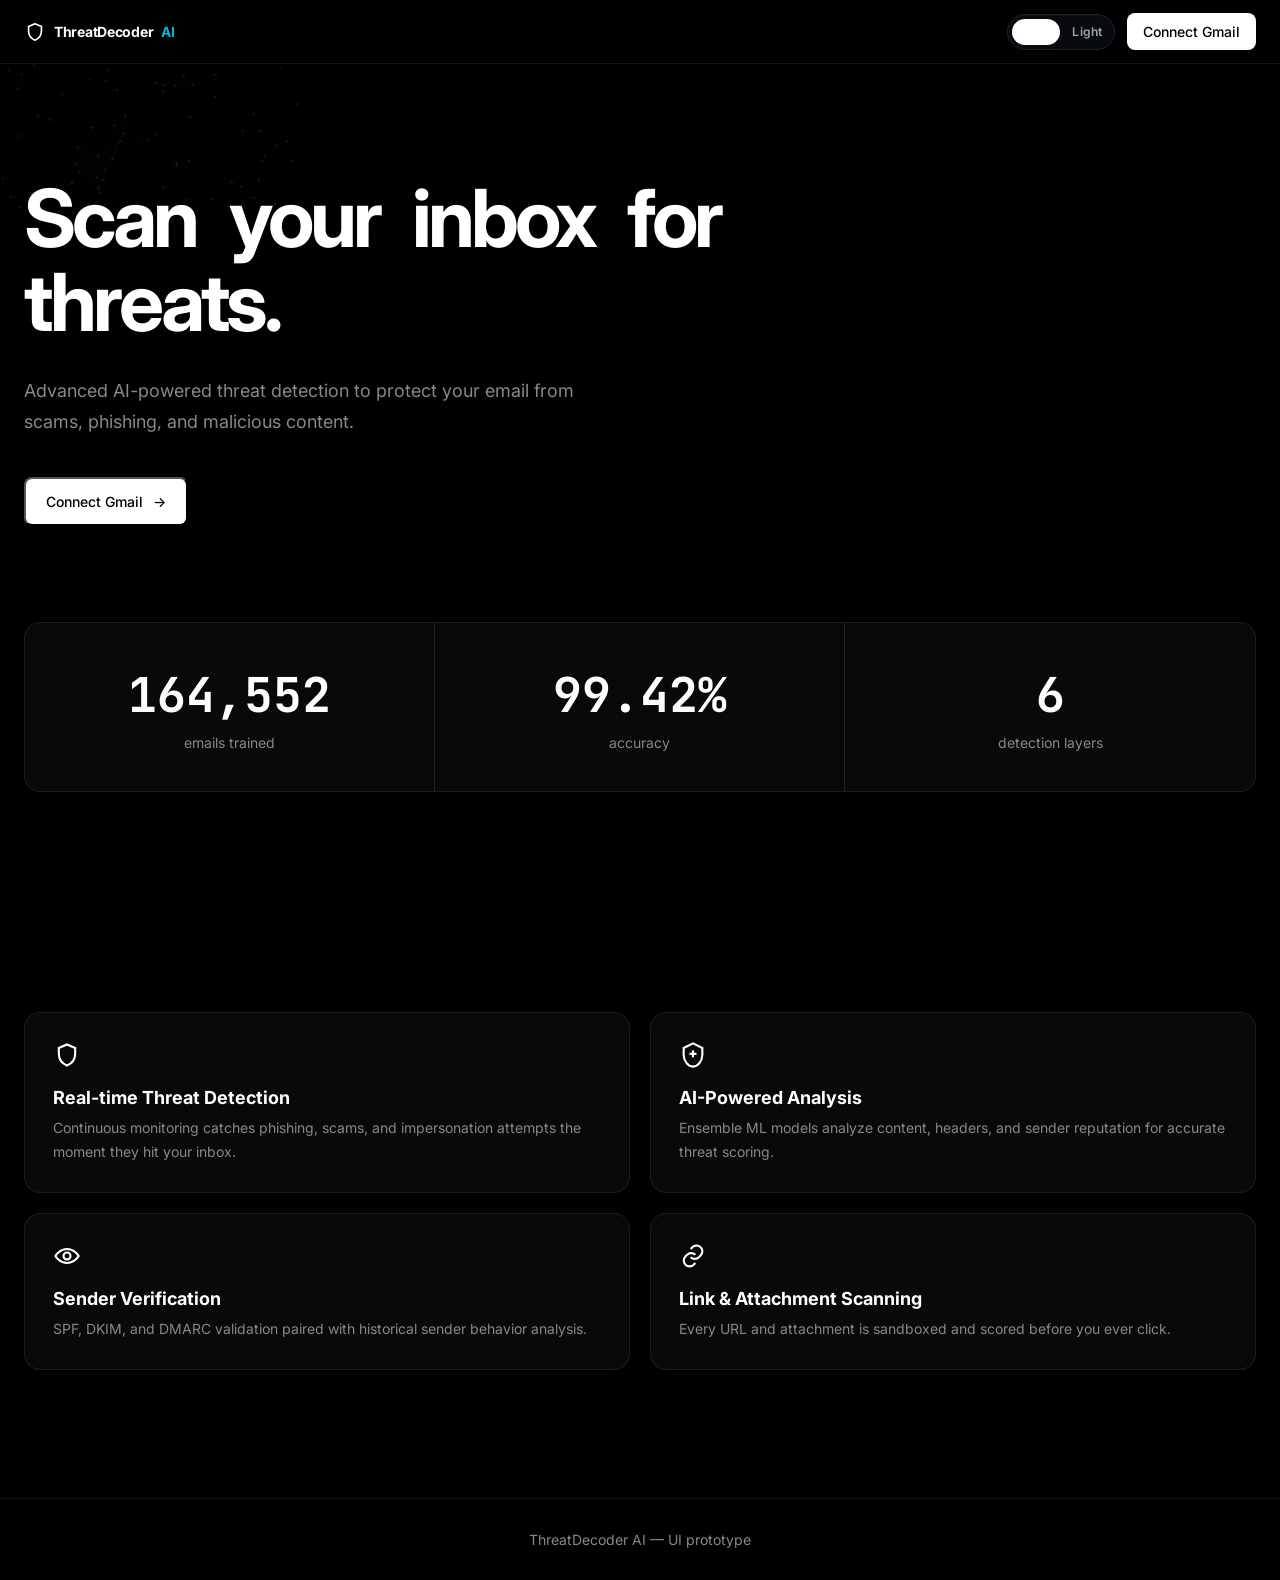
<file: templates/landing.html>
<!DOCTYPE html>
<html lang="en">
<head>
  <meta charset="utf-8">
  <meta name="viewport" content="width=device-width, initial-scale=1">
  <title>ThreatDecoder AI</title>
  <script>
    if ((localStorage.getItem('theme') || 'dark') === 'light') {
      document.documentElement.classList.add('light-mode');
    }
  </script>
  <link rel="preconnect" href="https://fonts.googleapis.com">
  <link rel="preconnect" href="https://fonts.gstatic.com" crossorigin>
  <link href="https://fonts.googleapis.com/css2?family=Inter:wght@300;400;500;600;700;800&family=JetBrains+Mono:wght@400;500;600;700&display=swap" rel="stylesheet">
  <link rel="stylesheet" href="/static/style.css">
</head>
<body class="app-screen landing-screen">
  <header class="simple-header">
    <a class="logo-link" href="/">
      <svg viewBox="0 0 24 24" fill="none" stroke="currentColor" stroke-width="1.8" aria-hidden="true">
        <path d="M12 3l7 3v5c0 4.6-2.9 8.4-7 10-4.1-1.6-7-5.4-7-10V6l7-3z"></path>
      </svg>
      <span>ThreatDecoder</span>
      <span class="logo-accent">AI</span>
    </a>

    <div class="header-actions">
      <button type="button" class="theme-toggle-button" data-theme-toggle aria-label="Toggle theme">
        <span class="theme-toggle-label theme-dark-label">Dark</span>
        <span class="theme-toggle-knob"></span>
        <span class="theme-toggle-label theme-light-label">Light</span>
      </button>
      <button type="button" class="connect-button" data-connect-gmail data-target="/auth/google">Connect Gmail</button>
    </div>
  </header>

  <main>
    <section class="landing-hero">
      <canvas class="particle-field" data-particle-field></canvas>
      <div class="landing-wrap">
        <div class="hero-copy-block">
          <h1>
            <span class="word-up" style="animation-delay:0ms">Scan</span>
            <span class="word-up" style="animation-delay:120ms">your</span>
            <span class="word-up" style="animation-delay:240ms">inbox</span>
            <span class="word-up" style="animation-delay:360ms">for</span>
            <span class="word-up" style="animation-delay:480ms">threats.</span>
          </h1>
          <p class="word-up" style="animation-delay:720ms">
            Advanced AI-powered threat detection to protect your email from scams,
            phishing, and malicious content.
          </p>
          <div class="hero-action-row word-up" style="animation-delay:880ms">
            <button type="button" class="primary-link" data-connect-gmail data-target="/auth/google">
              <span>Connect Gmail</span>
              <span class="arrow-nudge">→</span>
            </button>
          </div>
        </div>

        <section class="metric-row">
          <article class="metric-item">
            <strong class="mono">164,552</strong>
            <span>emails trained</span>
          </article>
          <article class="metric-item">
            <strong class="mono">99.42%</strong>
            <span>accuracy</span>
          </article>
          <article class="metric-item">
            <strong class="mono">6</strong>
            <span>detection layers</span>
          </article>
        </section>
      </div>
    </section>

    <section class="max-wrap landing-features">
      <div class="feature-grid-minimal">
        <article class="feature-card">
          <div class="feature-icon">
            <svg class="spin-slow" width="28" height="28" viewBox="0 0 24 24" fill="none" stroke="currentColor" stroke-width="1.8" aria-hidden="true">
              <path d="M12 3l7 3v5c0 4.6-2.9 8.4-7 10-4.1-1.6-7-5.4-7-10V6l7-3z"></path>
            </svg>
          </div>
          <h3>Real-time Threat Detection</h3>
          <p>Continuous monitoring catches phishing, scams, and impersonation attempts the moment they hit your inbox.</p>
        </article>
        <article class="feature-card">
          <div class="feature-icon">
            <svg class="pulse-soft" width="28" height="28" viewBox="0 0 24 24" fill="none" stroke="currentColor" stroke-width="1.8" aria-hidden="true">
              <path d="M12 2l8 4v6c0 5-3.5 9.5-8 10-4.5-.5-8-5-8-10V6l8-4z"></path>
              <path d="M9 11h6"></path>
              <path d="M12 8v6"></path>
            </svg>
          </div>
          <h3>AI-Powered Analysis</h3>
          <p>Ensemble ML models analyze content, headers, and sender reputation for accurate threat scoring.</p>
        </article>
        <article class="feature-card">
          <div class="feature-icon">
            <svg class="scan-eye" width="28" height="28" viewBox="0 0 24 24" fill="none" stroke="currentColor" stroke-width="1.8" aria-hidden="true">
              <path d="M2 12s3.5-6 10-6 10 6 10 6-3.5 6-10 6S2 12 2 12z"></path>
              <circle cx="12" cy="12" r="3"></circle>
            </svg>
          </div>
          <h3>Sender Verification</h3>
          <p>SPF, DKIM, and DMARC validation paired with historical sender behavior analysis.</p>
        </article>
        <article class="feature-card">
          <div class="feature-icon">
            <svg class="bounce-link" width="28" height="28" viewBox="0 0 24 24" fill="none" stroke="currentColor" stroke-width="1.8" aria-hidden="true">
              <path d="M10 13a5 5 0 0 0 7.07 0l1.41-1.41a5 5 0 1 0-7.07-7.07L10 6"></path>
              <path d="M14 11a5 5 0 0 0-7.07 0L5.5 12.41a5 5 0 0 0 7.07 7.07L14 18"></path>
            </svg>
          </div>
          <h3>Link &amp; Attachment Scanning</h3>
          <p>Every URL and attachment is sandboxed and scored before you ever click.</p>
        </article>
      </div>
    </section>
  </main>

  <footer class="landing-footer">ThreatDecoder AI — UI prototype</footer>

  <div id="preauth-overlay" class="scanning-overlay">
    <div class="scanning-grid"></div>
    <div class="scanning-card preauth-card">
      <div class="shield-stage">
        <svg class="minimal-shield draw-shield" viewBox="0 0 100 100" fill="none" stroke="currentColor" stroke-width="2" aria-hidden="true">
          <path d="M50 8 L18 18 V46 C18 68 32 86 50 92 C68 86 82 68 82 46 V18 Z"></path>
        </svg>
        <div class="shield-letter">TD</div>
        <div class="scan-beam"></div>
      </div>
      <h2 class="overlay-title landing-overlay-title">Connecting to Gmail...</h2>
      <div class="thin-progress"><span id="preauth-progress"></span></div>
      <div class="scanning-terminal">
        <div id="preauth-log" class="scanning-log"></div>
        <span class="scanning-cursor"></span>
      </div>
    </div>
  </div>

  <script>
    (function () {
      var toggles = document.querySelectorAll('[data-theme-toggle]');
      toggles.forEach(function (toggle) {
        toggle.addEventListener('click', function () {
          var nextLight = !document.documentElement.classList.contains('light-mode');
          document.documentElement.classList.toggle('light-mode', nextLight);
          document.body.classList.toggle('light-mode', nextLight);
          localStorage.setItem('theme', nextLight ? 'light' : 'dark');
        });
      });

      var field = document.querySelector('[data-particle-field]');
      if (field) {
        var ctx = field.getContext('2d');
        var points = [];
        function resize() {
          field.width = field.offsetWidth;
          field.height = field.offsetHeight;
        }
        function seed() {
          points = Array.from({ length: 70 }, function () {
            return {
              x: Math.random() * field.width,
              y: Math.random() * field.height,
              vx: (Math.random() - 0.5) * 0.15,
              vy: -Math.random() * 0.3 - 0.05
            };
          });
        }
        function draw() {
          ctx.clearRect(0, 0, field.width, field.height);
          points.forEach(function (p) {
            p.x += p.vx;
            p.y += p.vy;
            if (p.y < -10) { p.y = field.height + 10; p.x = Math.random() * field.width; }
            if (p.x < 0) p.x = field.width;
            if (p.x > field.width) p.x = 0;
          });
          ctx.fillStyle = 'rgba(255,255,255,0.5)';
          points.forEach(function (p) {
            ctx.globalAlpha = 0.15;
            ctx.beginPath();
            ctx.arc(p.x, p.y, 1.2, 0, Math.PI * 2);
            ctx.fill();
          });
          for (var i = 0; i < points.length; i++) {
            for (var j = i + 1; j < points.length; j++) {
              var dx = points[i].x - points[j].x;
              var dy = points[i].y - points[j].y;
              var d = Math.hypot(dx, dy);
              if (d < 120) {
                ctx.strokeStyle = 'rgba(255,255,255,' + (0.08 * (1 - d / 120)) + ')';
                ctx.lineWidth = 1;
                ctx.beginPath();
                ctx.moveTo(points[i].x, points[i].y);
                ctx.lineTo(points[j].x, points[j].y);
                ctx.stroke();
              }
            }
          }
          requestAnimationFrame(draw);
        }
        resize();
        seed();
        draw();
        window.addEventListener('resize', function () {
          resize();
          seed();
        });
      }

      var buttons = document.querySelectorAll('[data-connect-gmail]');
      var overlay = document.getElementById('preauth-overlay');
      var log = document.getElementById('preauth-log');
      var progress = document.getElementById('preauth-progress');

      function runConnectFlow(target) {
        overlay.classList.add('is-visible');
        log.innerHTML = '';
        progress.style.width = '0%';

        [
          ['Connecting to Gmail API...', '18%'],
          ['OAuth authentication ready', '42%'],
          ['Preparing secure inbox scan', '66%'],
          ['Loading ML models...', '84%'],
          ['Redirecting to Google sign-in', '100%']
        ].forEach(function (step, index) {
          window.setTimeout(function () {
            var line = document.createElement('div');
            line.className = 'scanning-log-line' + (index > 2 ? ' is-subtle' : '');
            line.textContent = step[0];
            log.appendChild(line);
            progress.style.width = step[1];
          }, index * 260);
        });

        window.setTimeout(function () {
          window.location.href = target;
        }, 1400);
      }

      buttons.forEach(function (button) {
        button.addEventListener('click', function () {
          runConnectFlow(button.getAttribute('data-target') || '/auth/google');
        });
      });
    }());
  </script>
</body>
</html>
</file>
<file: static/style.css>
:root {
  --bg: #000000;
  --fg: #ffffff;
  --muted: #888888;
  --muted-2: #555555;
  --border: rgba(255, 255, 255, 0.08);
  --panel: #0a0a0a;
  --panel-hover: #111111;
  --surface-1: #0f0f0f;
  --surface-2: #050505;
  --surface-3: #000000;
  --surface-4: #111111;
  --line: #1a1a1a;
  --line-strong: #222222;
  --header-bg: rgba(0, 0, 0, 0.8);
  --input-bg: #000000;
  --toggle-bg: #080a0f;
  --toggle-knob: #ffffff;
  --toggle-active: #ffffff;
  --toggle-inactive: #9ca3af;
  --shadow-soft: 0 16px 32px rgba(0, 0, 0, 0.18);
  --safe: #00cc66;
  --threat: #ff4444;
  --spam: #ff8800;
  --caution: #ffcc00;
  --cyan: #06b6d4;
}

html.light-mode,
body.light-mode {
  --bg: #f8fafc;
  --fg: #0f172a;
  --muted: #64748b;
  --muted-2: #94a3b8;
  --border: rgba(15, 23, 42, 0.12);
  --panel: #ffffff;
  --panel-hover: #f8fafc;
  --surface-1: #ffffff;
  --surface-2: #f8fafc;
  --surface-3: #f1f5f9;
  --surface-4: #eef2f7;
  --line: rgba(15, 23, 42, 0.09);
  --line-strong: rgba(15, 23, 42, 0.14);
  --header-bg: rgba(255, 255, 255, 0.92);
  --input-bg: #ffffff;
  --toggle-bg: #eef2ff;
  --toggle-knob: #1e3a8a;
  --toggle-active: #1e293b;
  --toggle-inactive: #64748b;
  --shadow-soft: 0 12px 24px rgba(15, 23, 42, 0.08);
}

* {
  box-sizing: border-box;
}

html,
body {
  margin: 0;
  min-height: 100%;
  background: var(--bg);
  color: var(--fg);
  font-family: Inter, system-ui, sans-serif;
  -webkit-font-smoothing: antialiased;
}

body {
  font-size: 14px;
}

a,
button,
input {
  font: inherit;
}

a {
  color: inherit;
  text-decoration: none;
}

button {
  cursor: pointer;
}

svg,
canvas {
  display: block;
}

.hidden {
  display: none !important;
}

.mono {
  font-family: "JetBrains Mono", ui-monospace, monospace;
}

.app-screen {
  min-height: 100vh;
  background: var(--bg);
  color: var(--fg);
}

.max-wrap {
  max-width: 1280px;
  margin: 0 auto;
  padding-left: 24px;
  padding-right: 24px;
}

.logo-link {
  display: inline-flex;
  align-items: center;
  gap: 8px;
  font-weight: 700;
  letter-spacing: -0.02em;
}

.logo-accent {
  color: var(--cyan);
}

.logo-link svg,
.header-shield {
  width: 22px;
  height: 22px;
}

.simple-header,
.dashboard-header nav,
.dashboard-userline {
  border-bottom: 1px solid var(--border);
}

.simple-header {
  position: sticky;
  top: 0;
  z-index: 20;
  display: flex;
  align-items: center;
  justify-content: space-between;
  height: 64px;
  background: var(--header-bg);
  backdrop-filter: blur(12px);
  padding: 0 24px;
}

.header-actions {
  display: flex;
  align-items: center;
  gap: 12px;
}

.connect-button,
.wide-connect,
.refresh-button {
  border: 0;
  background: #ffffff;
  color: #000000;
  font-size: 14px;
  font-weight: 500;
  padding: 10px 16px;
  border-radius: 8px;
  transition: transform 0.2s ease;
}

.connect-button:hover,
.wide-connect:hover,
.refresh-button:hover {
  transform: scale(1.02);
}

.landing-screen {
  overflow: hidden;
}

.particle-field {
  position: absolute;
  inset: 0;
  pointer-events: none;
}

.landing-wrap {
  position: relative;
  max-width: 1280px;
  margin: 0 auto;
  padding: 112px 24px 120px;
}

.landing-hero {
  position: relative;
  overflow: hidden;
}

.hero-copy-block h1 {
  margin: 0;
  max-width: 780px;
  font-size: clamp(48px, 8vw, 80px);
  line-height: 1.05;
  letter-spacing: -0.05em;
  font-weight: 700;
}

.hero-copy-block h1 span {
  display: inline-block;
  margin-right: 0.25em;
}

.hero-copy-block p {
  margin: 32px 0 0;
  max-width: 580px;
  color: var(--muted);
  font-size: 18px;
  line-height: 1.7;
}

.hero-action-row {
  margin-top: 40px;
}

.primary-link {
  display: inline-flex;
  align-items: center;
  gap: 10px;
  background: #ffffff;
  color: #000000;
  padding: 14px 20px;
  border-radius: 8px;
  font-weight: 500;
  transition: transform 0.2s ease;
}

.primary-link:hover {
  transform: scale(1.02);
}

.metric-row {
  display: grid;
  grid-template-columns: repeat(3, 1fr);
  margin-top: 96px;
  border: 1px solid var(--border);
  background: color-mix(in srgb, var(--panel) 92%, transparent);
  backdrop-filter: blur(20px);
  border-radius: 16px;
  overflow: hidden;
}

.metric-item {
  padding: 40px;
  text-align: center;
  border-right: 1px solid var(--line-strong);
}

.metric-item:last-child {
  border-right: 0;
}

.metric-item strong {
  display: block;
  font-size: 48px;
  font-weight: 700;
}

.metric-item span {
  display: block;
  margin-top: 8px;
  color: var(--muted);
  font-size: 14px;
}

.feature-grid-minimal {
  display: grid;
  grid-template-columns: repeat(2, minmax(0, 1fr));
  gap: 20px;
  margin-top: 100px;
}

.landing-features {
  padding-bottom: 128px;
}

.feature-card {
  position: relative;
  padding: 28px;
  border-radius: 16px;
  border: 1px solid var(--border);
  background: color-mix(in srgb, var(--panel) 92%, transparent);
  backdrop-filter: blur(20px);
  transition: transform 0.3s ease, border-color 0.3s ease;
}

.feature-card:hover {
  transform: translateY(-4px);
  border-color: rgba(255, 255, 255, 0.2);
}

.feature-card h3 {
  margin: 0 0 8px;
  font-size: 18px;
}

.feature-card p {
  margin: 0;
  color: var(--muted);
  line-height: 1.7;
}

.feature-icon {
  margin-bottom: 18px;
}

.footer {
  padding: 32px 0;
  text-align: center;
  color: var(--muted);
  border-top: 1px solid var(--border);
}

.login-screen {
  position: relative;
  overflow-x: hidden;
  padding: 0 24px 48px;
}

.login-screen::before {
  content: "";
  position: absolute;
  inset: 72px auto auto 50%;
  width: min(680px, 72vw);
  height: 680px;
  transform: translateX(-50%);
  border-radius: 50%;
  background: radial-gradient(circle, rgba(6, 182, 212, 0.12), transparent 62%);
  filter: blur(12px);
  pointer-events: none;
}

.login-screen .simple-header {
  position: static;
  width: min(1120px, 100%);
  margin: 0 auto;
  padding: 0 6px;
  background: transparent;
  border-bottom: 1px solid var(--line);
}

.login-layout {
  position: relative;
  z-index: 1;
  width: min(1120px, 100%);
  margin: 72px auto 0;
  display: grid;
  grid-template-columns: minmax(0, 1.08fr) minmax(360px, 0.92fr);
  gap: 56px;
  align-items: center;
}

.login-copy-block {
  max-width: 560px;
}

.login-kicker {
  display: inline-flex;
  align-items: center;
  padding: 8px 14px;
  border-radius: 999px;
  border: 1px solid color-mix(in srgb, var(--cyan) 40%, var(--line-strong));
  background: color-mix(in srgb, var(--cyan) 12%, transparent);
  color: var(--cyan);
  font-size: 12px;
  font-weight: 700;
  letter-spacing: 0.08em;
  text-transform: uppercase;
}

.login-hero-title {
  margin: 18px 0 0;
  font-size: clamp(42px, 5vw, 62px);
  line-height: 1.02;
  letter-spacing: -0.05em;
}

.login-hero-copy {
  margin: 20px 0 0;
  max-width: 520px;
  color: var(--muted);
  font-size: 17px;
  line-height: 1.75;
}

.login-pill-row {
  display: flex;
  flex-wrap: wrap;
  gap: 12px;
  margin-top: 28px;
}

.login-pill {
  display: inline-flex;
  align-items: center;
  padding: 10px 14px;
  border-radius: 999px;
  border: 1px solid var(--line-strong);
  background: color-mix(in srgb, var(--panel) 92%, transparent);
  color: var(--muted);
  box-shadow: var(--shadow-soft);
}

.login-center-shell {
  width: min(480px, 100%);
  display: grid;
  gap: 24px;
}

.login-minimal-card {
  padding: 34px;
  border-radius: 22px;
  border: 1px solid var(--line);
  background:
    linear-gradient(180deg, color-mix(in srgb, var(--surface-1) 96%, transparent), color-mix(in srgb, var(--panel) 92%, transparent));
  backdrop-filter: blur(20px);
  box-shadow: var(--shadow-soft);
}

.login-brand {
  display: inline-flex;
  align-items: center;
  gap: 10px;
  margin-bottom: 22px;
  font-weight: 700;
}

.login-brand svg {
  width: 22px;
  height: 22px;
}

.login-minimal-card h1 {
  margin: 0;
  font-size: 42px;
  letter-spacing: -0.04em;
}

.login-minimal-card p {
  margin: 14px 0 24px;
  color: var(--muted);
  line-height: 1.75;
  font-size: 16px;
}

.wide-connect {
  width: 100%;
}

.google-connect-button {
  display: inline-flex;
  align-items: center;
  justify-content: center;
  gap: 12px;
  min-height: 56px;
  border-radius: 14px;
  font-weight: 700;
  box-shadow: 0 16px 26px rgba(15, 23, 42, 0.18);
}

.google-glyph {
  width: 18px;
  height: 18px;
  flex: 0 0 auto;
}

.login-trust-note {
  margin-top: 16px;
  color: var(--muted-2);
  font-size: 13px;
  line-height: 1.6;
}

.login-error {
  margin-bottom: 16px;
  color: var(--threat);
}

.dashboard-screen {
  min-height: 100vh;
}

.dashboard-userline,
.dashboard-nav,
.dashboard-wrap {
  max-width: 1280px;
  margin: 0 auto;
  padding-left: 24px;
  padding-right: 24px;
}

.dashboard-userline {
  height: 64px;
  display: flex;
  align-items: center;
  justify-content: space-between;
}

.dashboard-userleft,
.dashboard-userright {
  display: flex;
  align-items: center;
  gap: 12px;
}

.dashboard-userleft {
  position: relative;
}

.account-menu-button {
  display: inline-flex;
  align-items: center;
  gap: 10px;
  padding: 0;
  border: 0;
  background: transparent;
  color: inherit;
}

.account-menu {
  position: absolute;
  top: calc(100% + 12px);
  left: 0;
  min-width: 280px;
  padding: 8px;
  border: 1px solid var(--border);
  border-radius: 12px;
  background: var(--panel);
  box-shadow: var(--shadow-soft);
  z-index: 30;
}

.account-option {
  width: 100%;
  display: flex;
  justify-content: space-between;
  align-items: center;
  gap: 12px;
  padding: 10px 12px;
  border: 0;
  border-radius: 8px;
  background: transparent;
  color: inherit;
  text-align: left;
}

.account-option:hover,
.account-option.is-active,
.add-account-option:hover {
  background: var(--panel-hover);
}

.account-check,
.slash-divider,
.header-email,
.header-chevron,
.messages-count,
.overview-head p,
.breakdown-label-row,
.breakdown-footer,
.mail-search-button,
.detail-empty-copy,
.inspector-meta,
.detail-tactic {
  color: var(--muted);
}

.header-chevron {
  width: 14px;
  height: 14px;
}

.refresh-button {
  background: transparent;
  color: var(--fg);
  border: 1px solid var(--line-strong);
}

.theme-toggle-button {
  position: relative;
  display: inline-flex;
  align-items: center;
  justify-content: space-between;
  gap: 10px;
  min-width: 108px;
  height: 36px;
  padding: 0 12px;
  border: 1px solid var(--line-strong);
  border-radius: 999px;
  background: var(--toggle-bg);
  color: var(--toggle-inactive);
  box-shadow: inset 0 1px 0 rgba(255, 255, 255, 0.04);
  transition: border-color 0.2s ease, box-shadow 0.2s ease, background 0.2s ease;
}

.theme-toggle-button:hover {
  border-color: color-mix(in srgb, var(--line-strong) 75%, var(--cyan));
}

.theme-toggle-button:focus-visible {
  outline: 0;
  box-shadow: 0 0 0 3px rgba(6, 182, 212, 0.18);
}

.theme-toggle-label {
  position: relative;
  z-index: 1;
  font-size: 12px;
  font-weight: 600;
  letter-spacing: 0.01em;
  transition: color 0.2s ease;
}

.theme-dark-label {
  color: var(--toggle-active);
}

.theme-light-label {
  color: var(--toggle-inactive);
}

.theme-toggle-knob {
  position: absolute;
  top: 4px;
  left: 4px;
  width: 48px;
  height: 26px;
  border-radius: 999px;
  background: var(--toggle-knob);
  box-shadow: 0 6px 14px rgba(15, 23, 42, 0.18);
  transition: transform 0.28s cubic-bezier(.2,.8,.2,1), background 0.2s ease;
}

html.light-mode .theme-toggle-knob,
body.light-mode .theme-toggle-knob {
  transform: translateX(52px);
}

html.light-mode .theme-dark-label,
body.light-mode .theme-dark-label {
  color: var(--toggle-inactive);
}

html.light-mode .theme-light-label,
body.light-mode .theme-light-label {
  color: var(--toggle-active);
}

.header-icon-button,
.header-avatar {
  width: 36px;
  height: 36px;
  display: grid;
  place-items: center;
  border-radius: 50%;
}

.header-icon-button {
  position: relative;
  border: 0;
  background: transparent;
  color: var(--muted);
}

.header-icon-button svg {
  width: 16px;
  height: 16px;
}

.notification-dot {
  position: absolute;
  top: 7px;
  right: 7px;
  width: 6px;
  height: 6px;
  border-radius: 50%;
  background: var(--threat);
}

.header-avatar {
  background: var(--surface-4);
  border: 1px solid var(--line-strong);
  font-size: 12px;
  font-weight: 600;
}

.dashboard-nav {
  position: relative;
  display: flex;
  gap: 24px;
}

.dashboard-nav-link {
  padding: 16px 0;
  border: 0;
  background: transparent;
  color: var(--muted);
  font-size: 14px;
  transition: color 0.2s ease;
}

.dashboard-refresh-link {
  display: inline-flex;
  align-items: center;
  gap: 8px;
}

.dashboard-nav-link:hover {
  color: var(--fg);
}

.dashboard-nav-link.is-active {
  color: var(--fg);
  border-bottom: 2px solid var(--fg);
}

.dashboard-wrap {
  padding-top: 32px;
  padding-bottom: 120px;
}

.dashboard-columns {
  display: grid;
  grid-template-columns: minmax(0, 1.15fr) minmax(360px, 0.85fr);
  gap: 24px;
  align-items: start;
  margin-top: 32px;
}

.dashboard-left-column,
.dashboard-right-column {
  min-width: 0;
}

.screenshot-stats {
  display: grid;
  grid-template-columns: repeat(4, minmax(0, 1fr));
  gap: 16px;
}

.screenshot-stat {
  padding: 24px;
  border-radius: 12px;
  border: 1px solid var(--line-strong);
  border-left: 3px solid #ffffff;
  background: var(--surface-1);
  box-shadow: inset 4px 0 12px -4px rgba(255, 255, 255, 0.2);
  transition: background 0.2s ease, border-color 0.2s ease;
}

.screenshot-stat:hover {
  background: var(--surface-4);
  border-color: var(--border);
}

.stat-red {
  border-left-color: var(--threat);
  box-shadow: inset 4px 0 12px -4px rgba(255, 68, 68, 0.35);
}

.stat-orange {
  border-left-color: var(--spam);
  box-shadow: inset 4px 0 12px -4px rgba(255, 136, 0, 0.35);
}

.stat-green {
  border-left-color: var(--caution);
  box-shadow: inset 4px 0 12px -4px rgba(255, 204, 0, 0.35);
}

.stat-label {
  font-size: 11px;
  text-transform: uppercase;
  letter-spacing: 0.08em;
  color: var(--muted-2);
}

.screenshot-stat-value {
  margin-top: 12px;
  font-size: 36px;
  font-weight: 700;
}

.stat-subtext {
  margin-top: 4px;
  color: var(--muted);
}

.overview-grid {
  display: grid;
  grid-template-columns: minmax(0, 2.1fr) minmax(320px, 1fr);
  gap: 16px;
  margin-top: 18px;
}

.overview-card,
.mail-panel,
.detail-panel-lite,
.inspector-panel {
  background: var(--panel);
  border: 1px solid var(--line);
  border-radius: 12px;
}

.overview-card {
  padding: 20px;
}

.overview-head {
  display: flex;
  align-items: flex-start;
  justify-content: space-between;
  gap: 16px;
}

.overview-head h3 {
  margin: 0;
  font-size: 15px;
}

.activity-legend {
  display: flex;
  gap: 16px;
  font-size: 13px;
  color: var(--muted);
}

.activity-legend span::before {
  content: "";
  display: inline-block;
  width: 8px;
  height: 8px;
  margin-right: 6px;
  border-radius: 50%;
}

.legend-threat::before {
  background: var(--threat);
}

.legend-spam::before {
  background: var(--spam);
}

.legend-safe::before {
  background: var(--safe);
}

.activity-chart {
  width: 100%;
  height: 220px;
  margin-top: 14px;
}

.breakdown-bars {
  margin-top: 18px;
}

.breakdown-row {
  margin-bottom: 14px;
}

.breakdown-label-row {
  display: flex;
  justify-content: space-between;
  gap: 12px;
  margin-bottom: 6px;
  font-size: 14px;
}

.breakdown-value {
  color: var(--fg);
}

.breakdown-track {
  height: 4px;
  border-radius: 999px;
  background: var(--surface-4);
  overflow: hidden;
}

.breakdown-fill {
  display: block;
  height: 100%;
  border-radius: inherit;
}

.trend-arrow {
  color: var(--safe);
}

.campaign-banner {
  display: flex;
  flex-direction: column;
  gap: 4px;
  align-items: flex-start;
  margin: 16px 0 0;
  padding: 14px 16px;
  border-radius: 12px;
  border: 1px solid rgba(255, 204, 0, 0.2);
  background: rgba(255, 204, 0, 0.05);
  color: var(--fg);
}

html.light-mode .screenshot-stat,
body.light-mode .screenshot-stat {
  box-shadow: inset 4px 0 12px -4px rgba(15, 23, 42, 0.08);
}

html.light-mode .screenshot-stat.stat-white,
body.light-mode .screenshot-stat.stat-white {
  border-left-color: #2563eb;
  box-shadow: inset 4px 0 12px -4px rgba(37, 99, 235, 0.18);
}

.campaign-banner strong {
  font-size: 13px;
}

.campaign-banner span {
  color: var(--muted);
  line-height: 1.4;
}

.mail-panel {
  margin-top: 0;
  overflow: hidden;
}

.mail-panel-head {
  display: flex;
  align-items: center;
  justify-content: space-between;
  gap: 16px;
  flex-wrap: wrap;
  padding: 16px 20px;
  border-bottom: 1px solid var(--line);
}

.mail-panel-titleblock {
  min-width: 0;
  flex: 1 1 280px;
}

.mail-panel-head h2 {
  margin: 0;
  font-size: 24px;
  line-height: 1.1;
}

.pipeline-caption {
  margin-top: 6px;
  color: var(--muted);
  font-size: 13px;
}

.mail-panel-actions {
  display: flex;
  align-items: center;
  gap: 12px;
  flex: 0 1 auto;
  flex-wrap: wrap;
  justify-content: flex-end;
}

.messages-count {
  white-space: nowrap;
}

.mail-search-row {
  padding: 12px 20px;
  border-bottom: 1px solid var(--line);
}

#search-form {
  display: flex;
  align-items: center;
  gap: 12px;
}

.mail-search-input-wrap {
  flex: 1;
  display: flex;
  align-items: center;
  gap: 10px;
  padding: 10px 12px;
  border-radius: 10px;
  border: 1px solid var(--line-strong);
  background: var(--input-bg);
}

.mail-search-input-wrap svg {
  width: 16px;
  height: 16px;
  color: var(--muted-2);
}

#search-input {
  width: 100%;
  border: 0;
  outline: 0;
  background: transparent;
  color: var(--fg);
}

#search-input::placeholder {
  color: var(--muted-2);
}

.search-clear-button {
  border: 1px solid var(--line-strong);
  background: transparent;
  color: var(--muted);
  border-radius: 8px;
  padding: 10px 14px;
}

.mail-search-button {
  width: 18px;
  height: 18px;
  padding: 0;
  border: 0;
  background: transparent;
}

.mail-search-button svg {
  width: 18px;
  height: 18px;
}

.delete-button,
.load-more-button {
  border: 1px solid var(--line-strong);
  background: transparent;
  color: var(--fg);
  border-radius: 8px;
  padding: 10px 14px;
}

.load-more-button {
  display: inline-flex;
  align-items: center;
  justify-content: center;
  gap: 10px;
  margin: 18px 20px 20px;
  padding: 14px 18px;
  border-radius: 12px;
  border: 1px solid rgba(6, 182, 212, 0.35);
  background: linear-gradient(180deg, rgba(6, 182, 212, 0.18), rgba(6, 182, 212, 0.08));
  box-shadow: 0 12px 24px rgba(6, 182, 212, 0.12), inset 0 1px 0 rgba(255, 255, 255, 0.08);
  font-weight: 600;
  transition: transform 0.16s ease, box-shadow 0.16s ease, border-color 0.16s ease;
}

.scan-actions {
  display: flex;
  flex-wrap: wrap;
  gap: 12px;
  padding: 18px 20px 20px;
}

.scan-status-banner {
  display: flex;
  align-items: center;
  justify-content: space-between;
  gap: 14px;
  margin: 0 20px 18px;
  padding: 14px 16px;
  border: 1px solid var(--line-strong);
  border-radius: 12px;
  background: color-mix(in srgb, var(--surface-3) 92%, transparent);
}

.scan-status-banner.is-error {
  border-color: rgba(255, 68, 68, 0.28);
  background: rgba(255, 68, 68, 0.08);
}

.scan-status-banner.is-warning {
  border-color: rgba(255, 204, 0, 0.28);
  background: rgba(255, 204, 0, 0.08);
}

.scan-status-banner.is-success {
  border-color: rgba(0, 204, 102, 0.28);
  background: rgba(0, 204, 102, 0.08);
}

.scan-status-copy {
  display: grid;
  gap: 4px;
  min-width: 0;
}

.scan-status-copy strong {
  font-size: 13px;
}

.scan-status-copy span {
  color: var(--muted);
  line-height: 1.45;
}

.scan-status-actions {
  display: flex;
  gap: 10px;
  flex-wrap: wrap;
  justify-content: flex-end;
}

.scan-status-button {
  border: 1px solid var(--line-strong);
  border-radius: 10px;
  background: transparent;
  color: var(--fg);
  padding: 9px 12px;
  font-weight: 600;
}

.scan-all-button {
  display: inline-flex;
  align-items: center;
  justify-content: center;
  gap: 10px;
  padding: 14px 18px;
  border-radius: 12px;
  border: 1px solid var(--line-strong);
  background: var(--surface-4);
  color: var(--fg);
  font-weight: 600;
  transition: transform 0.16s ease, background 0.16s ease, border-color 0.16s ease;
}

.scan-all-button:hover {
  transform: translateY(-1px);
  background: color-mix(in srgb, var(--surface-4) 86%, var(--cyan));
  border-color: color-mix(in srgb, var(--line-strong) 70%, var(--cyan));
}

.scan-all-button:disabled {
  opacity: 0.72;
  cursor: wait;
  transform: none;
}

.load-more-button:hover {
  transform: translateY(-1px);
  border-color: rgba(6, 182, 212, 0.55);
  box-shadow: 0 16px 28px rgba(6, 182, 212, 0.16), inset 0 1px 0 rgba(255, 255, 255, 0.12);
}

.load-more-button:disabled {
  opacity: 0.72;
  cursor: wait;
  transform: none;
}

.mail-list {
  display: flex;
  flex-direction: column;
}

.email-row {
  width: 100%;
  display: flex;
  align-items: center;
  gap: 16px;
  padding: 18px 20px;
  border-bottom: 1px solid var(--line);
  background: transparent;
  transition: background 0.2s ease;
  cursor: pointer;
}

.email-row:hover,
.email-row.is-selected {
  background: var(--surface-4);
}

.email-row.is-selected {
  box-shadow: inset 2px 0 0 var(--cyan);
}

.email-row-left {
  display: flex;
  align-items: flex-start;
  gap: 16px;
  min-width: 0;
  flex: 1;
}

.status-dot {
  width: 8px;
  height: 8px;
  margin-top: 5px;
  border-radius: 50%;
  flex: 0 0 auto;
}

.status-safe { background: var(--safe); }
.status-threat { background: var(--threat); }
.status-spam { background: var(--spam); }
.status-high { background: var(--caution); }

.email-sender {
  font-size: 14px;
  font-weight: 700;
  overflow-wrap: anywhere;
}

.email-address-inline {
  margin-left: 6px;
  color: var(--muted-2);
  font-weight: 400;
}

.email-subject {
  margin-top: 4px;
  font-size: 13px;
  color: var(--muted);
  overflow-wrap: anywhere;
}

.email-preview {
  margin-top: 6px;
  font-size: 12px;
  color: var(--muted-2);
  white-space: nowrap;
  overflow: hidden;
  text-overflow: ellipsis;
  max-width: 780px;
}

.email-reason {
  margin-top: 8px;
  font-size: 12px;
  color: var(--muted);
}

.email-meta {
  display: flex;
  align-items: center;
  gap: 14px;
  flex: 0 0 auto;
}

.email-score {
  width: 44px;
  text-align: right;
  font-size: 12px;
  color: var(--fg);
}

.email-time {
  width: 80px;
  text-align: right;
  font-family: "JetBrains Mono", ui-monospace, monospace;
  font-size: 12px;
  color: var(--muted-2);
}

.threat-badge {
  display: inline-flex;
  align-items: center;
  gap: 6px;
  padding: 6px 10px;
  border-radius: 999px;
  font-size: 12px;
  font-weight: 500;
  border: 1px solid transparent;
}

.threat-badge::before {
  content: "";
  width: 6px;
  height: 6px;
  border-radius: 50%;
  background: currentColor;
}

.threat-badge.is-safe {
  color: var(--safe);
  background: rgba(0, 204, 102, 0.1);
  border-color: rgba(0, 204, 102, 0.3);
}

.threat-badge.is-scam {
  color: var(--threat);
  background: rgba(255, 68, 68, 0.1);
  border-color: rgba(255, 68, 68, 0.3);
}

.threat-badge.is-spam {
  color: var(--spam);
  background: rgba(255, 136, 0, 0.1);
  border-color: rgba(255, 136, 0, 0.3);
}

.threat-badge.is-high {
  color: var(--caution);
  background: rgba(255, 204, 0, 0.1);
  border-color: rgba(255, 204, 0, 0.3);
}

.list-placeholder {
  padding: 40px 24px;
  text-align: center;
  color: var(--muted);
}

.detail-panel-lite {
  margin-top: 0;
  padding: 26px 24px;
}

.inspector-panel {
  position: static;
  z-index: auto;
  width: 100%;
  margin-top: 0;
  padding: 0;
  border-left: 0;
  border-radius: 12px;
  overflow: hidden;
  animation: row-in 0.28s ease-out forwards;
  box-shadow: var(--shadow-soft);
}

.inspector-header {
  display: grid;
  gap: 20px;
  padding: 24px;
  border-bottom: 1px solid var(--line);
}

.inspector-title-row {
  min-width: 0;
  display: flex;
  align-items: flex-start;
  justify-content: space-between;
  gap: 20px;
}

.inspector-sender {
  min-width: 0;
  font-size: 20px;
  font-weight: 700;
  line-height: 1.3;
  overflow: hidden;
  text-overflow: ellipsis;
  white-space: nowrap;
}

.inspector-title-status {
  flex: 0 0 auto;
  display: flex;
  align-items: center;
  justify-content: flex-end;
  gap: 10px;
}

.inspector-title-confidence {
  color: var(--muted);
  font-size: 12px;
}

.inspector-field-label {
  display: block;
  margin-bottom: 6px;
  font-size: 11px;
  text-transform: uppercase;
  letter-spacing: 0.08em;
  color: var(--muted-2);
}

.inspector-field-value {
  display: block;
  min-width: 0;
  line-height: 1.5;
  overflow: hidden;
  text-overflow: ellipsis;
  white-space: nowrap;
  color: var(--fg);
}

.inspector-metadata {
  min-width: 0;
  display: grid;
  gap: 1px;
  overflow: hidden;
  border: 1px solid var(--line);
  border-radius: 14px;
  background: var(--line);
}

.inspector-metadata-row {
  min-width: 0;
  display: grid;
  grid-template-columns: 110px minmax(0, 1fr);
  align-items: center;
  gap: 16px;
  padding: 11px 14px;
  background: var(--surface-2);
}

.inspector-metadata-row .inspector-field-label {
  margin: 0;
}

.inspector-subject-block {
  min-width: 0;
}

.inspector-subject {
  min-width: 0;
  padding: 13px 15px;
  border-radius: 14px;
  border: 1px solid var(--line);
  background: linear-gradient(180deg, color-mix(in srgb, var(--surface-2) 95%, transparent), color-mix(in srgb, var(--surface-3) 94%, transparent));
  color: var(--fg);
  line-height: 1.5;
  overflow: hidden;
  text-overflow: ellipsis;
  white-space: nowrap;
}

.inspector-risk-summary {
  min-width: 0;
  display: grid;
  grid-template-columns: minmax(180px, 0.65fr) minmax(220px, 1.35fr);
  align-items: center;
  gap: 24px;
  padding: 18px;
  border: 1px solid var(--line);
  border-radius: 14px;
  background: linear-gradient(180deg, color-mix(in srgb, var(--surface-2) 96%, transparent), color-mix(in srgb, var(--surface-3) 96%, transparent));
}

.inspector-risk-stats {
  display: grid;
  grid-template-columns: repeat(2, minmax(0, 1fr));
  gap: 12px;
}

.inspector-risk-stat {
  min-width: 0;
}

.inspector-risk-stat strong {
  display: block;
  font-size: 24px;
  line-height: 1.2;
}

.inspector-confidence-copy {
  min-width: 0;
}

.inspector-confidence-copy p {
  margin: 0 0 11px;
  color: var(--muted);
  line-height: 1.45;
}

.inspector-confidence-meter {
  --risk-pct: 0%;
  --risk-color: var(--safe);
  height: 8px;
  overflow: hidden;
  border-radius: 999px;
  background: var(--surface-4);
}

.inspector-confidence-fill {
  display: block;
  width: var(--risk-pct);
  height: 100%;
  border-radius: inherit;
  background: var(--risk-color);
  transition: width 0.35s ease, background 0.35s ease;
}

.inspector-grid,
.body-card {
  padding: 24px;
}

.inspector-actions {
  display: grid;
  grid-template-columns: repeat(3, minmax(0, 1fr));
  gap: 10px;
  padding: 18px 24px 0;
}

.inspector-action-button {
  min-width: 0;
  min-height: 42px;
  border: 1px solid var(--line-strong);
  background: transparent;
  color: var(--fg);
  border-radius: 10px;
  padding: 10px 12px;
  text-align: center;
  transition: background 0.18s ease, border-color 0.18s ease, transform 0.18s ease;
}

.inspector-action-button:hover {
  border-color: color-mix(in srgb, var(--line-strong) 65%, var(--cyan));
  background: var(--surface-4);
  transform: translateY(-1px);
}

.inspector-action-button-primary {
  border-color: rgba(6, 182, 212, 0.4);
  background: rgba(6, 182, 212, 0.12);
}

.inspector-feedback-status {
  margin: 16px 24px 0;
  color: var(--muted);
}

.inspector-tabbar {
  --active-tab: 0;
  position: relative;
  display: grid;
  grid-template-columns: repeat(3, minmax(0, 1fr));
  margin: 20px 24px 0;
  padding: 4px;
  overflow: hidden;
  border: 1px solid var(--line);
  border-radius: 14px;
  background: var(--surface-2);
  isolation: isolate;
}

.inspector-tab {
  position: relative;
  z-index: 1;
  min-width: 0;
  border: 0;
  background: transparent;
  color: var(--muted);
  border-radius: 10px;
  padding: 10px 8px;
  font-size: 13px;
  font-weight: 600;
  text-align: center;
  white-space: nowrap;
  overflow: hidden;
  text-overflow: ellipsis;
  transition: color 0.24s ease;
}

.inspector-tab.is-active {
  color: var(--fg);
  border-color: transparent;
}

.inspector-tab:hover {
  color: var(--fg);
}

.inspector-tab-indicator {
  position: absolute;
  top: 4px;
  bottom: 4px;
  left: 4px;
  width: calc((100% - 8px) / 3);
  border-radius: 10px;
  border: 1px solid color-mix(in srgb, var(--line-strong) 55%, var(--cyan));
  background: color-mix(in srgb, var(--cyan) 14%, transparent);
  box-shadow: inset 0 0 0 1px rgba(255, 255, 255, 0.05);
  transform: translateX(calc(var(--active-tab) * 100%));
  transition: transform 0.24s ease;
  pointer-events: none;
}

.inspector-section {
  padding-top: 10px;
  opacity: 0;
  transform: translateY(8px);
}

.inspector-section.is-active {
  opacity: 1;
  transform: translateY(0);
}

.inspector-section.is-entering {
  animation: inspector-section-in 0.24s ease both;
}

.inspector-grid {
  display: grid;
  gap: 18px;
}

.inspector-card {
  padding: 18px;
  border: 1px solid var(--line);
  border-radius: 14px;
  background: linear-gradient(180deg, color-mix(in srgb, var(--surface-2) 96%, transparent), color-mix(in srgb, var(--surface-3) 94%, transparent));
  box-shadow: inset 0 1px 0 rgba(255, 255, 255, 0.03);
  transition: border-color 0.18s ease, transform 0.18s ease, box-shadow 0.18s ease;
}

.inspector-card:hover {
  border-color: var(--line-strong);
  transform: translateY(-1px);
}

.body-card {
  margin: 0 24px 24px;
}

.inspector-title {
  display: inline-flex;
  align-items: center;
  gap: 8px;
  margin-bottom: 14px;
  font-size: 12px;
  text-transform: uppercase;
  letter-spacing: 0.08em;
  color: var(--muted-2);
}

.inspector-title::before {
  content: "";
  width: 8px;
  height: 8px;
  border-radius: 50%;
  background: color-mix(in srgb, var(--cyan) 72%, transparent);
  box-shadow: 0 0 0 4px rgba(6, 182, 212, 0.08);
}

.detail-body-copy {
  color: var(--fg);
  white-space: pre-wrap;
  line-height: 1.7;
}

.detail-bullet {
  display: flex;
  gap: 10px;
  margin: 8px 0;
  font-size: 14px;
  color: var(--fg);
}

.detail-bullet svg {
  margin-top: 2px;
  color: var(--spam);
  flex: 0 0 auto;
}

.confidence-row {
  margin: 12px 0;
}

.confidence-row header {
  display: flex;
  justify-content: space-between;
  color: var(--muted);
  font-size: 13px;
}

.confidence-bar {
  height: 5px;
  margin-top: 6px;
  border-radius: 999px;
  background: var(--surface-4);
  overflow: hidden;
}

.confidence-bar span {
  display: block;
  height: 100%;
  transition: width 0.42s ease, background 0.24s ease;
}

.auth-grid {
  display: grid;
  grid-template-columns: repeat(3, minmax(0, 1fr));
  gap: 10px;
}

.auth-box,
.detail-link,
.detail-header,
.detail-flag {
  margin-top: 10px;
  padding: 12px;
  border-radius: 8px;
  border: 1px solid var(--line);
  background: var(--surface-2);
  color: var(--fg);
  overflow-wrap: anywhere;
}

.detail-link-meta {
  margin-top: 8px;
  font-size: 12px;
  color: var(--muted);
}

.detail-status-safe {
  color: var(--safe);
  font-weight: 600;
}

.investigation-summary,
.intel-grid {
  display: grid;
  gap: 12px;
}

.investigation-hero {
  display: flex;
  align-items: flex-start;
  justify-content: space-between;
  gap: 16px;
}

.investigation-metrics {
  display: grid;
  grid-template-columns: repeat(2, minmax(0, 1fr));
  gap: 12px;
}

.investigation-metric {
  padding: 14px;
  border-radius: 12px;
  border: 1px solid var(--line);
  background: var(--surface-3);
}

.investigation-metric span {
  display: block;
  margin-bottom: 8px;
  color: var(--muted);
  font-size: 12px;
}

.investigation-timeline {
  display: grid;
  gap: 10px;
  margin-top: 18px;
}

.timeline-step {
  display: grid;
  grid-template-columns: 24px minmax(0, 1fr);
  gap: 12px;
  align-items: flex-start;
  padding: 12px 0;
  border-bottom: 1px solid var(--line);
}

.timeline-step:last-child {
  border-bottom: 0;
}

.timeline-dot {
  width: 24px;
  height: 24px;
  display: grid;
  place-items: center;
  border-radius: 50%;
  background: rgba(6, 182, 212, 0.14);
  color: var(--cyan);
  font-size: 12px;
  font-weight: 700;
}

.timeline-step strong {
  display: block;
  margin-bottom: 4px;
  font-size: 13px;
}

.timeline-step div div {
  color: var(--muted);
  line-height: 1.5;
}

.intel-grid {
  grid-template-columns: repeat(2, minmax(0, 1fr));
  margin-top: 10px;
}

.intel-card {
  padding: 14px;
  border-radius: 10px;
  border: 1px solid var(--line);
  background: var(--surface-3);
}

.intel-label {
  display: block;
  margin-bottom: 8px;
  color: var(--muted);
  font-size: 12px;
}

.intel-summary-row {
  display: flex;
  align-items: center;
  justify-content: space-between;
  gap: 12px;
}

.intel-status-dot {
  width: 10px;
  height: 10px;
  border-radius: 50%;
  background: var(--muted);
  box-shadow: 0 0 0 6px transparent;
}

.intel-status-dot.is-safe {
  background: var(--safe);
  box-shadow: 0 0 0 6px rgba(0, 204, 102, 0.08);
}

.intel-status-dot.is-high {
  background: var(--caution);
  box-shadow: 0 0 0 6px rgba(255, 204, 0, 0.08);
}

.intel-status-dot.is-spam {
  background: var(--spam);
  box-shadow: 0 0 0 6px rgba(255, 136, 0, 0.08);
}

.intel-status-dot.is-scam {
  background: var(--threat);
  box-shadow: 0 0 0 6px rgba(255, 68, 68, 0.08);
}

.investigation-copy,
.investigation-recommendation {
  color: var(--fg);
  line-height: 1.7;
}

.investigation-recommendation {
  padding: 14px;
  border-radius: 10px;
  border: 1px solid rgba(6, 182, 212, 0.24);
  background: rgba(6, 182, 212, 0.08);
}

.intel-detail-block {
  margin-top: 16px;
}

.chat-log {
  display: grid;
  gap: 12px;
  margin-top: 8px;
  max-height: 280px;
  overflow: auto;
  padding-right: 4px;
}

.chat-message {
  padding: 14px;
  border-radius: 12px;
  border: 1px solid var(--line);
  background: var(--surface-3);
  line-height: 1.7;
}

.chat-message strong {
  display: block;
  margin-bottom: 6px;
}

.chat-message-user {
  border-color: rgba(6, 182, 212, 0.22);
}

.chat-form {
  display: flex;
  gap: 12px;
  margin-top: 16px;
}

.chat-input {
  flex: 1;
  min-width: 0;
  border: 1px solid var(--line-strong);
  border-radius: 10px;
  background: var(--input-bg);
  color: var(--fg);
  padding: 12px 14px;
}

.chat-input::placeholder {
  color: var(--muted-2);
}

.risk-gauge {
  --risk-pct: 0%;
  --risk-color: var(--safe);
  position: relative;
  width: 124px;
  height: 124px;
  flex: 0 0 auto;
}

.risk-gauge-ring {
  position: absolute;
  inset: 0;
  border-radius: 50%;
  background:
    conic-gradient(var(--risk-color) 0 var(--risk-pct), color-mix(in srgb, var(--surface-4) 92%, transparent) 0 100%);
  transition: background 0.42s ease;
}

.risk-gauge-ring::after {
  content: "";
  position: absolute;
  inset: 11px;
  border-radius: 50%;
  background: var(--panel);
  border: 1px solid var(--line);
}

.risk-gauge-center {
  position: absolute;
  inset: 0;
  display: grid;
  place-items: center;
  text-align: center;
  z-index: 1;
}

.risk-gauge-center strong {
  display: block;
  font-size: 28px;
}

.risk-gauge-center span {
  display: block;
  margin-top: 4px;
  color: var(--muted);
  font-size: 11px;
  text-transform: uppercase;
  letter-spacing: 0.08em;
}

.app-toast-region {
  position: fixed;
  right: 20px;
  bottom: 20px;
  z-index: 110;
  display: grid;
  gap: 12px;
  width: min(360px, calc(100vw - 32px));
}

.app-toast {
  display: flex;
  align-items: flex-start;
  justify-content: space-between;
  gap: 12px;
  padding: 14px 16px;
  border-radius: 14px;
  border: 1px solid var(--line-strong);
  background: color-mix(in srgb, var(--panel) 96%, transparent);
  box-shadow: var(--shadow-soft);
  backdrop-filter: blur(18px);
  animation: toast-in 0.2s ease-out both;
}

.app-toast.is-error {
  border-color: rgba(255, 68, 68, 0.32);
}

.app-toast.is-success {
  border-color: rgba(0, 204, 102, 0.32);
}

.app-toast-copy {
  display: grid;
  gap: 4px;
}

.app-toast-copy strong {
  font-size: 13px;
}

.app-toast-copy span {
  color: var(--muted);
  line-height: 1.45;
}

.app-toast-close {
  border: 0;
  background: transparent;
  color: var(--muted);
  font-size: 18px;
  line-height: 1;
  padding: 0;
}

.app-toast.is-leaving {
  animation: toast-out 0.2s ease-in forwards;
}

.copilot-shell {
  position: fixed;
  right: 24px;
  bottom: 24px;
  z-index: 90;
  display: grid;
  justify-items: end;
  gap: 12px;
}

.copilot-launcher {
  position: relative;
  display: flex;
  align-items: center;
  justify-content: flex-end;
}

.copilot-toggle {
  display: grid;
  place-items: center;
  width: 58px;
  height: 58px;
  flex: 0 0 58px;
  padding: 0;
  border: 1px solid color-mix(in srgb, var(--line-strong) 70%, var(--cyan));
  border-radius: 50%;
  background: linear-gradient(145deg, color-mix(in srgb, var(--surface-4) 82%, var(--cyan)), var(--panel));
  color: var(--fg);
  box-shadow: 0 16px 34px rgba(0, 0, 0, 0.3), 0 0 0 5px color-mix(in srgb, var(--cyan) 8%, transparent);
  transition: transform 0.22s ease, border-color 0.22s ease, box-shadow 0.22s ease;
}

.copilot-toggle:hover {
  transform: translateY(-3px) scale(1.04);
  border-color: color-mix(in srgb, var(--cyan) 65%, var(--line-strong));
  box-shadow: 0 20px 38px rgba(0, 0, 0, 0.34), 0 0 0 7px color-mix(in srgb, var(--cyan) 12%, transparent);
}

.copilot-toggle svg {
  width: 27px;
  height: 27px;
  color: var(--cyan);
}

.copilot-help-bubble {
  position: absolute;
  right: 72px;
  width: max-content;
  padding: 9px 12px;
  border: 1px solid var(--line-strong);
  border-radius: 12px;
  background: var(--panel);
  color: var(--fg);
  box-shadow: var(--shadow-soft);
  font-size: 12px;
  transition: opacity 0.2s ease, transform 0.2s ease, visibility 0.2s;
  animation: copilot-nudge 0.35s ease-out both;
}

.copilot-help-bubble::after {
  content: "";
  position: absolute;
  top: 50%;
  right: -6px;
  width: 10px;
  height: 10px;
  border-top: 1px solid var(--line-strong);
  border-right: 1px solid var(--line-strong);
  background: var(--panel);
  transform: translateY(-50%) rotate(45deg);
}

.copilot-help-bubble.is-hidden,
.copilot-shell.is-open .copilot-help-bubble {
  visibility: hidden;
  opacity: 0;
  transform: translateX(8px);
}

.copilot-panel {
  width: min(380px, calc(100vw - 32px));
  max-height: min(620px, calc(100vh - 110px));
  display: flex;
  flex-direction: column;
  border: 1px solid var(--line);
  border-radius: 20px;
  background: color-mix(in srgb, var(--panel) 96%, transparent);
  box-shadow: var(--shadow-soft);
  backdrop-filter: blur(20px);
  overflow: hidden;
  transform-origin: bottom right;
  visibility: hidden;
  opacity: 0;
  pointer-events: none;
  transform: translateY(14px) scale(0.96);
  transition: opacity 0.22s ease, transform 0.22s ease, visibility 0.22s;
}

.copilot-shell.is-open .copilot-panel {
  visibility: visible;
  opacity: 1;
  pointer-events: auto;
  transform: translateY(0) scale(1);
}

.copilot-header {
  display: flex;
  align-items: flex-start;
  justify-content: space-between;
  gap: 14px;
  padding: 18px 18px 12px;
  border-bottom: 1px solid var(--line);
}

.copilot-title {
  font-size: 15px;
  font-weight: 700;
}

.copilot-context {
  margin-top: 4px;
  color: var(--muted);
  line-height: 1.5;
}

.copilot-close {
  width: 28px;
  height: 28px;
  border: 0;
  border-radius: 50%;
  background: transparent;
  color: var(--muted);
  font-size: 22px;
  line-height: 1;
  transition: color 0.18s ease, background 0.18s ease;
}

.copilot-close:hover {
  color: var(--fg);
  background: var(--surface-4);
}

.copilot-suggestions {
  display: flex;
  flex-wrap: wrap;
  gap: 8px;
  padding: 14px 18px 0;
}

.copilot-suggestion {
  border: 1px solid var(--line-strong);
  background: var(--surface-3);
  color: var(--muted);
  border-radius: 999px;
  padding: 8px 12px;
  font-size: 12px;
  transition: border-color 0.18s ease, color 0.18s ease, transform 0.18s ease;
}

.copilot-suggestion:hover {
  color: var(--fg);
  border-color: color-mix(in srgb, var(--line-strong) 70%, var(--cyan));
  transform: translateY(-1px);
}

.copilot-panel .chat-log {
  min-height: 130px;
  max-height: 250px;
  overflow-y: auto;
  padding: 16px 18px 0;
}

.copilot-panel .chat-message {
  max-width: 88%;
  border-radius: 14px;
}

.copilot-panel .chat-message-user {
  margin-left: auto;
  background: color-mix(in srgb, var(--cyan) 10%, var(--surface-2));
}

.copilot-panel .chat-message-assistant {
  margin-right: auto;
  background: var(--surface-2);
}

.copilot-panel .chat-form {
  padding: 16px 18px 18px;
  margin-top: 0;
}

.detail-flag {
  color: var(--threat);
}

.scanning-overlay {
  position: fixed;
  inset: 0;
  display: none;
  align-items: center;
  justify-content: center;
  z-index: 100;
  background: rgba(0, 0, 0, 0.96);
}

.scanning-overlay.is-visible {
  display: flex;
}

.scanning-grid {
  position: absolute;
  inset: 0;
  background:
    linear-gradient(#111 1px, transparent 1px),
    linear-gradient(90deg, #111 1px, transparent 1px);
  background-size: 40px 40px;
}

.matrix-rain,
.matrix-glyphs {
  position: absolute;
  inset: 0;
}

.matrix-rain {
  pointer-events: none;
  opacity: 0.16;
  overflow: hidden;
}

.matrix-glyphs {
  pointer-events: auto;
}

.matrix-column {
  position: absolute;
  top: -20%;
  color: #16e27a;
  font-family: "JetBrains Mono", ui-monospace, monospace;
  font-size: 12px;
  line-height: 1.15;
  white-space: pre;
  animation: matrix-fall linear infinite;
}

.matrix-glyph {
  position: absolute;
  color: #1efb8a;
  font-family: "JetBrains Mono", ui-monospace, monospace;
  font-size: 20px;
  opacity: 0.52;
  transition: transform 0.22s ease, text-shadow 0.22s ease, opacity 0.22s ease;
}

.matrix-glyph.is-active {
  transform: scale(1.55) rotate(-6deg);
  text-shadow: 0 0 14px rgba(30, 251, 138, 0.95);
  opacity: 1;
}

.preauth-card {
  position: relative;
  z-index: 1;
  width: min(100%, 480px);
  text-align: center;
}

.minimal-shield {
  width: 100px;
  height: 100px;
  margin: 0 auto;
}

.shield-letter {
  position: absolute;
  inset: 0;
  display: grid;
  place-items: center;
  font-family: "JetBrains Mono", ui-monospace, monospace;
  font-size: 22px;
  font-weight: 700;
}

.thin-progress {
  display: flex;
  gap: 4px;
  width: 280px;
  height: 2px;
  margin: 40px auto 0;
  background: transparent;
}

.thin-progress span {
  display: block;
  height: 100%;
  width: 0;
  background: #ffffff;
  transition: width 0.2s ease;
}

.overlay-status {
  margin-top: 24px;
}

.overlay-status-line {
  color: #ffffff;
  font-size: 14px;
}

.overlay-email-progress {
  margin-top: 4px;
  color: #666;
  font-family: "JetBrains Mono", ui-monospace, monospace;
  font-size: 12px;
}

.scanning-terminal {
  width: 480px;
  height: 160px;
  margin: 24px auto 0;
  padding: 16px;
  border: 1px solid #222;
  border-radius: 12px;
  background: #0a0a0a;
  overflow: hidden;
  text-align: left;
}

.shield-stage {
  position: relative;
  width: 100px;
  height: 100px;
  margin: 0 auto;
}

.scanning-log {
  min-height: 120px;
  font-family: "JetBrains Mono", ui-monospace, monospace;
  font-size: 12px;
  line-height: 1.6;
  color: #ddd;
}

.scanning-log-line {
  margin-bottom: 2px;
}

.scanning-log-line.is-subtle {
  color: var(--cyan);
}

.scanning-cursor {
  display: inline-block;
  width: 8px;
  height: 12px;
  background: #ffffff;
  animation: blink 1s infinite;
}

.overlay-title,
.overlay-subcopy {
  display: block;
}

.overlay-title {
  margin: 24px 0 0;
  font-size: 14px;
  font-weight: 500;
}

.landing-overlay-title {
  margin-top: 20px;
}

.scan-beam {
  position: absolute;
  left: 0;
  right: 0;
  top: 0;
  height: 2px;
  background: linear-gradient(90deg, transparent, #ffffff, transparent);
  animation: beam 1.2s linear infinite;
}

@keyframes beam {
  0% { transform: translateY(-18px); }
  100% { transform: translateY(108px); }
}

.landing-footer {
  border-top: 1px solid var(--border);
  padding: 32px 0;
  text-align: center;
  font-size: 14px;
  color: var(--muted);
}

.word-up {
  opacity: 0;
  animation: word-up 0.7s cubic-bezier(.2,.7,.2,1) forwards;
}

.row-in {
  opacity: 0;
  animation: row-in 0.4s ease-out forwards;
}

.pulse-dot {
  animation: pulse-dot 2s infinite;
}

.draw-shield {
  stroke-dasharray: 600;
  stroke-dashoffset: 600;
  animation: draw 2s ease-out forwards;
}

.spin-slow {
  animation: spin-slow 6s linear infinite;
}

.pulse-soft {
  animation: pulse-soft 2s ease-in-out infinite;
}

.scan-eye {
  animation: scan-eye 2s ease-in-out infinite;
}

.bounce-link {
  animation: bounce-link 1.8s ease-in-out infinite;
}

.arrow-nudge {
  transition: transform 0.2s ease;
}

.primary-link:hover .arrow-nudge {
  transform: translateX(4px);
}

@keyframes word-up {
  from { opacity: 0; transform: translateY(24px); }
  to { opacity: 1; transform: translateY(0); }
}

@keyframes row-in {
  from { opacity: 0; transform: translateY(8px); }
  to { opacity: 1; transform: translateY(0); }
}

@keyframes pulse-dot {
  0%, 100% { box-shadow: 0 0 0 0 rgba(255,68,68,0.6); }
  50% { box-shadow: 0 0 0 6px rgba(255,68,68,0); }
}

@keyframes draw {
  to { stroke-dashoffset: 0; }
}

@keyframes blink {
  0%, 50% { opacity: 1; }
  51%, 100% { opacity: 0; }
}

@keyframes slide-in-right {
  from { transform: translateX(100%); }
  to { transform: translateX(0); }
}

@keyframes spin-slow {
  to { transform: rotate(360deg); }
}

@keyframes pulse-soft {
  0%, 100% { opacity: 1; transform: scale(1); }
  50% { opacity: 0.6; transform: scale(0.9); }
}

@keyframes scan-eye {
  0%, 100% { transform: translateX(-4px); }
  50% { transform: translateX(4px); }
}

@keyframes bounce-link {
  0%, 100% { transform: translate(0,0); }
  50% { transform: translate(2px,-2px); }
}

@keyframes matrix-fall {
  from { transform: translateY(-18%); }
  to { transform: translateY(125%); }
}

@keyframes copilot-pop {
  from { opacity: 0; transform: translateY(10px) scale(0.97); }
  to { opacity: 1; transform: translateY(0) scale(1); }
}

@keyframes copilot-nudge {
  from { opacity: 0; transform: translateX(8px); }
  to { opacity: 1; transform: translateX(0); }
}

@keyframes inspector-section-in {
  from { opacity: 0; transform: translateY(8px); }
  to { opacity: 1; transform: translateY(0); }
}

@keyframes toast-in {
  from { opacity: 0; transform: translateY(10px); }
  to { opacity: 1; transform: translateY(0); }
}

@keyframes toast-out {
  from { opacity: 1; transform: translateY(0); }
  to { opacity: 0; transform: translateY(8px); }
}

@media (max-width: 900px) {
  .metric-row,
  .feature-grid-minimal,
  .screenshot-stats,
  .overview-grid,
  .dashboard-columns {
    grid-template-columns: 1fr;
  }

  .metric-item {
    border-right: 0;
    border-bottom: 1px solid var(--line-strong);
  }

  .dashboard-nav {
    overflow: auto;
  }

  .email-row,
  .mail-panel-head,
  .dashboard-userline {
    flex-wrap: wrap;
  }

  .mail-panel-actions {
    width: 100%;
    justify-content: flex-start;
  }

  .scan-actions {
    flex-direction: column;
  }

  .scan-status-banner {
    margin: 0 16px 16px;
    flex-direction: column;
    align-items: stretch;
  }

  #search-form {
    flex-direction: column;
    align-items: stretch;
  }

  .scanning-terminal,
  .preauth-card,
  .thin-progress {
    width: min(100%, 92vw);
  }

  .inspector-panel {
    width: 100%;
  }

  .inspector-header,
  .investigation-metrics {
    grid-template-columns: 1fr;
  }

  .investigation-hero,
  .inspector-risk-summary {
    width: 100%;
    grid-template-columns: 1fr;
    flex-direction: column;
    align-items: flex-start;
  }

  .inspector-tabbar {
    margin-right: 16px;
    margin-left: 16px;
  }

  .inspector-tab {
    font-size: 12px;
    padding-right: 5px;
    padding-left: 5px;
  }

  .intel-grid,
  .chat-form {
    grid-template-columns: 1fr;
    flex-direction: column;
  }

  .risk-gauge {
    width: 108px;
    height: 108px;
  }

  .copilot-shell {
    right: 16px;
    bottom: 16px;
    left: 16px;
    justify-items: end;
  }

  .copilot-panel {
    width: 100%;
  }

  .login-layout {
    grid-template-columns: 1fr;
    gap: 28px;
    margin-top: 40px;
  }

  .login-copy-block {
    max-width: none;
  }

  .login-hero-title {
    font-size: 38px;
  }

  .login-minimal-card {
    padding: 28px;
  }
}

@media (max-width: 700px) {
  .inspector-actions {
    grid-template-columns: repeat(2, minmax(0, 1fr));
    padding-right: 16px;
    padding-left: 16px;
  }
}

@media (max-width: 560px) {
  .inspector-header {
    gap: 16px;
    padding: 18px 16px;
  }

  .inspector-title-row {
    display: grid;
    gap: 12px;
  }

  .inspector-title-status {
    justify-content: flex-start;
  }

  .inspector-metadata-row {
    grid-template-columns: minmax(0, 1fr);
    gap: 5px;
  }

  .inspector-risk-summary {
    gap: 18px;
    padding: 16px;
  }

  .inspector-actions {
    padding-right: 16px;
    padding-left: 16px;
  }

  .inspector-tabbar {
    margin-top: 18px;
  }

  .inspector-tab {
    font-size: 11px;
  }

  .inspector-grid,
  .body-card {
    padding: 16px;
  }

  .body-card {
    margin-right: 16px;
    margin-bottom: 16px;
    margin-left: 16px;
  }
}

@media (max-width: 420px) {
  .inspector-actions {
    grid-template-columns: minmax(0, 1fr);
  }
}
</file>
